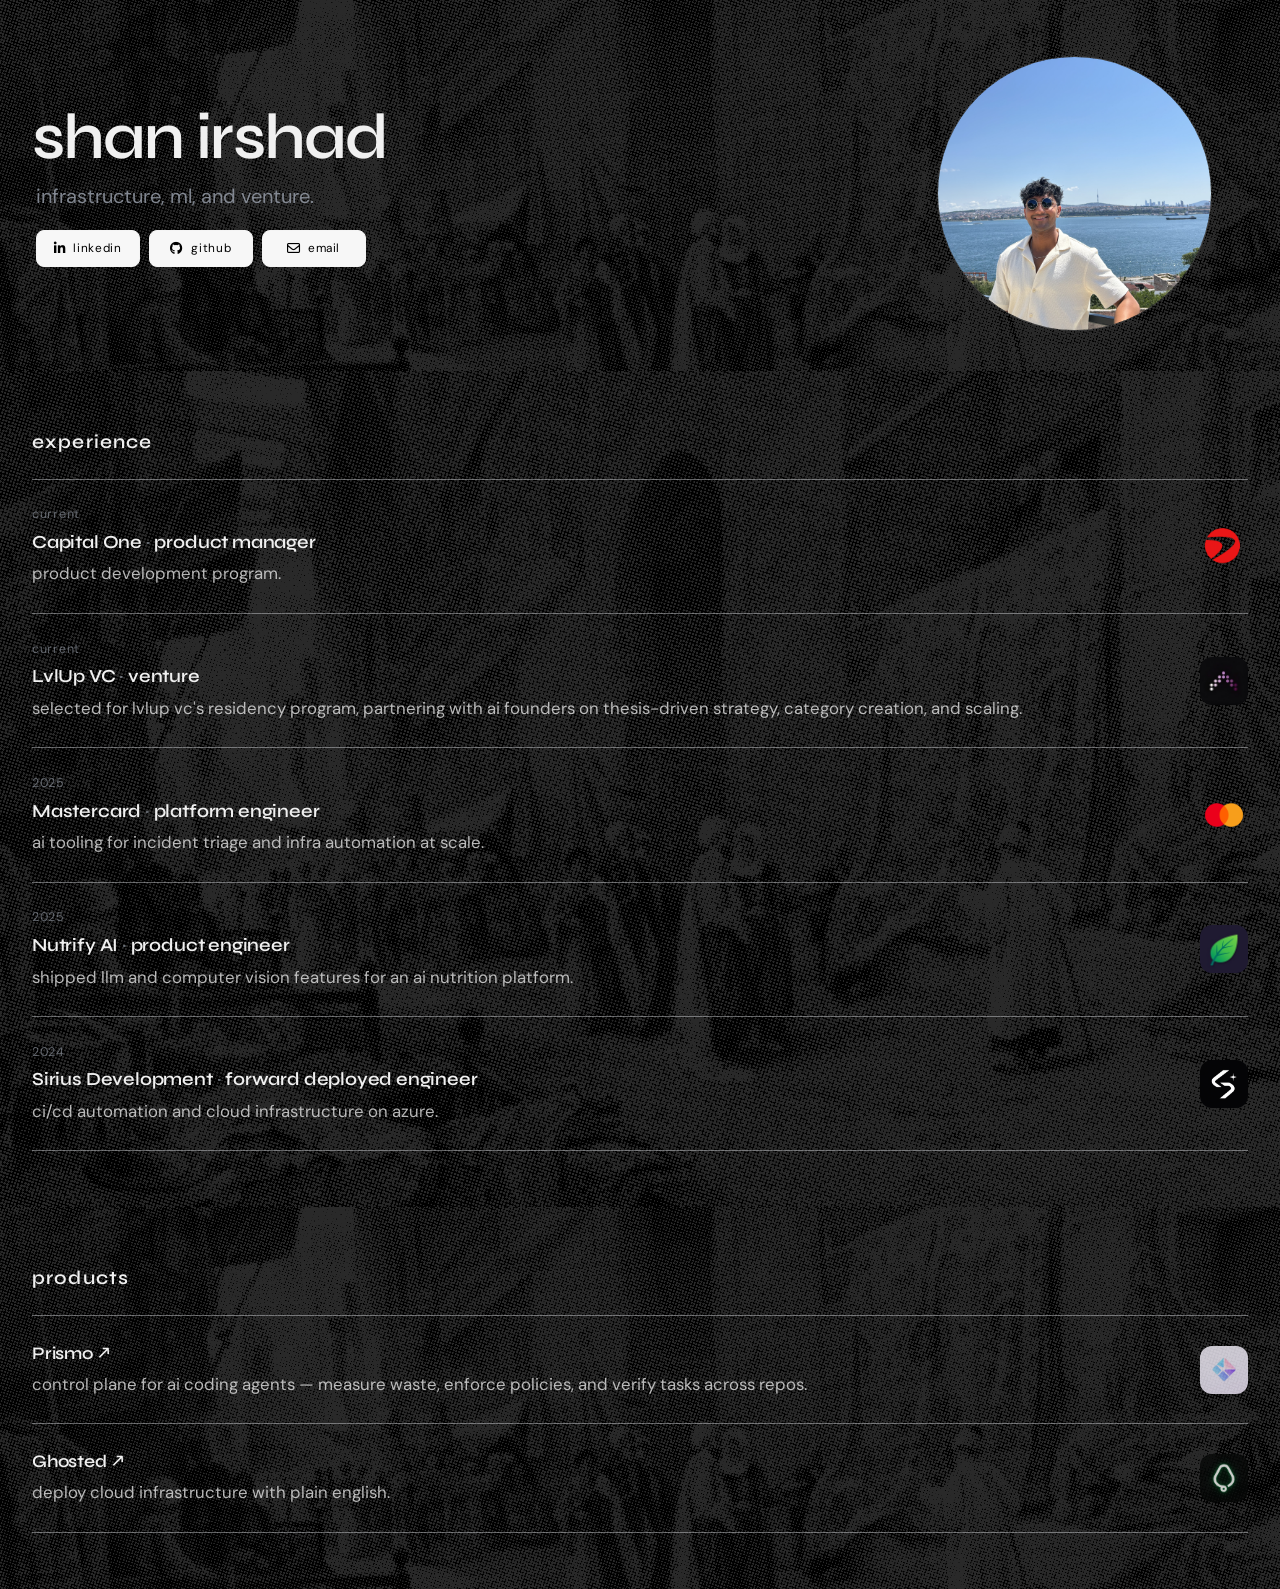
<file: index.html>
<!doctype html>
<html lang="en">
  <head>
    <meta charset="UTF-8" />
    <meta name="viewport" content="width=device-width, initial-scale=1.0" />
    <title>shan irshad</title>
    <meta name="description" content="shan irshad — infrastructure, ml, and venture. building at the intersection of ai and developer tools." />
    <meta name="google-site-verification" content="y2yLTYj5833Tj76Jby14k-SNkPUR5_yZ8ygx8s-uJD8" />
    <meta property="og:title" content="shan irshad" />
    <meta property="og:description" content="infrastructure, ml, and venture. building at the intersection of ai and developer tools." />
    <meta property="og:image" content="https://shanirshad.com/images/og-image.png" />
    <meta property="og:url" content="https://shanirshad.com" />
    <meta property="og:type" content="website" />
    <meta name="twitter:card" content="summary_large_image" />
    <meta name="twitter:image" content="https://shanirshad.com/images/og-image.png" />

    <!-- Force scroll to top before anything loads -->
    <script>
      if (window.location.hash) {
        history.replaceState(null, '', window.location.pathname);
      }
      window.scrollTo(0, 0);
    </script>

    <!-- Preload profile image -->
    <link rel="preload" href="/images/profile-pic.jpg" as="image" />

    <!-- Canonical favicon configuration -->
    <link rel="icon" href="/favicon.ico?v=2" sizes="any" />
    <link rel="icon" type="image/png" sizes="64x64" href="/favicon.png?v=2" />
    <link rel="apple-touch-icon" href="/favicon.png?v=2" />
    <link rel="manifest" href="/site.webmanifest?v=2" />

    <!-- Theme color -->
    <meta name="theme-color" content="#000000" media="(prefers-color-scheme: light)" />
    <meta name="theme-color" content="#000000" media="(prefers-color-scheme: dark)" />

    <!-- Google Fonts -->
    <link rel="preconnect" href="https://fonts.googleapis.com" />
    <link rel="preconnect" href="https://fonts.gstatic.com" crossorigin />
    <link href="https://fonts.googleapis.com/css2?family=DM+Sans:opsz,wght@9..40,300;9..40,400;9..40,500;9..40,600;9..40,700&family=Syne:wght@400;500;600;700;800&display=swap" rel="stylesheet" />

    <!-- Font Awesome -->
    <link rel="stylesheet" href="https://cdnjs.cloudflare.com/ajax/libs/font-awesome/6.4.0/css/all.min.css" integrity="sha512-iecdLmaskl7CVkqkXNQ/ZH/XLlvWZOJyj7Yy7tcenmpD1ypASozpmT/E0iPtmFIB46ZmdtAc9eNBvH0H/ZpiBw==" crossorigin="anonymous" referrerpolicy="no-referrer" />

    <script type="module" crossorigin src="/assets/index-CUI9nvLM.js"></script>
    <link rel="stylesheet" crossorigin href="/assets/index-CLjgP227.css">
  </head>
  <body>
    <div id="root"></div>
  </body>
</html>
</file>
<file: assets/index-CLjgP227.css>
:root{color-scheme:dark;--bg: #000000;--text: #f0f0f0;--muted: #9ca3af;--line: rgba(229, 231, 235, .42);--btn-bg: #f7f7f7;--btn-border: #f4f4f4;--btn-text: #000000;--btn-hover-bg: #ffffff;--font-body: "DM Sans", sans-serif;--font-display: "Syne", sans-serif}*,*:before,*:after{box-sizing:border-box;margin:0;padding:0}html{scroll-behavior:auto;overflow-x:hidden;font-size:100%}html.smooth-scroll{scroll-behavior:smooth}body{min-width:320px;min-height:100vh;overflow-x:hidden;background:var(--bg);color:var(--text);font-family:var(--font-body);line-height:1.6;text-rendering:optimizeLegibility;-webkit-font-smoothing:antialiased;-moz-osx-font-smoothing:grayscale}img{max-width:100%}a{color:inherit}.container{width:100%;max-width:1400px;margin:0 auto;padding:0 2rem;position:relative;z-index:1}.modern-section{position:relative;overflow:hidden;scroll-margin-top:8.6rem}.modern-section:before{content:"";position:absolute;inset:0;z-index:0;pointer-events:none;background-image:url(/images/bg-halftone.jpeg);background-position:center;background-size:cover;filter:grayscale(100%) contrast(1.25) brightness(1.35);opacity:.16}.about-section{padding:3rem 0 2.5rem;background:var(--bg)}.content-section{padding:3.5rem 0;background:var(--bg)}.about-hero-grid{display:grid;grid-template-columns:1fr auto;align-items:start;gap:5rem}.about-hero-left{display:flex;flex-direction:column;align-items:flex-start;padding-top:56px}.about-hero-name{width:100%;margin-bottom:.6rem;color:var(--text);font-family:var(--font-display);font-size:clamp(3.2rem,5vw,5.5rem);font-weight:600;letter-spacing:-.03em;line-height:1.05}.about-hero-tagline{width:100%;margin:0 0 1.2rem 4px;color:var(--muted);font-size:1.25rem;line-height:1.5;opacity:.8}.about-social-links{display:flex;flex-wrap:wrap;gap:.55rem;margin-left:4px}.about-social-link{display:inline-flex;width:104px;align-items:center;justify-content:center;gap:.45rem;padding:.5rem 0;border:1px solid var(--btn-border);border-radius:8px;background:var(--btn-bg);color:var(--btn-text);font-size:.74rem;letter-spacing:.055em;text-decoration:none;transition:background-color .2s ease,border-color .2s ease,transform .2s ease}.about-social-link i{font-size:.82rem}.about-social-link:hover{background:var(--btn-hover-bg);border-color:var(--btn-hover-bg);transform:translateY(-2px)}.about-social-link:focus-visible,.cert-title-link:focus-visible{outline:2px solid rgba(240,240,240,.9);outline-offset:3px}.about-hero-right{display:flex;flex-shrink:0;align-items:flex-start;justify-content:flex-end;margin-right:36px;padding-top:.5rem}.about-hero-photo{display:block;width:275px;height:275px;flex-shrink:0;border:1px solid rgba(255,255,255,.12);border-radius:50%;object-fit:cover;object-position:center 65%;transition:transform .4s ease,border-color .4s ease,box-shadow .4s ease}.about-hero-photo:hover{border-color:#ffffff40;box-shadow:0 0 0 4px #ffffff12,0 20px 40px #0006;transform:scale(1.04)}.section-label{margin-bottom:1.3rem;color:var(--text);font-family:var(--font-display);font-size:1.2rem;font-weight:600;letter-spacing:.06em}.exp-list{max-width:100%}.exp-row{display:flex;flex-direction:column}.about-divider{width:100%;height:1px;background:var(--line)}.exp-row-inner{display:flex;align-items:center;gap:2rem;padding:1.6rem 0}.exp-body{display:flex;min-width:0;flex:1;flex-direction:column;gap:.3rem}.exp-date{color:var(--muted);font-size:.78rem;letter-spacing:.06em;opacity:.6}.exp-combined-title,.cert-title-link{color:var(--text);font-family:var(--font-display);font-size:1.15rem;font-weight:600;letter-spacing:-.01em;line-height:1.4}.cert-title-link{font-size:1.1rem;text-decoration:none;transition:opacity .2s ease}.cert-title-link:hover{opacity:.75}.exp-dot{color:var(--muted);opacity:.6}.exp-description{margin:0;color:var(--text);font-size:1.05rem;line-height:1.6;opacity:.75}.exp-logo-right,.project-logo-right{width:48px;height:48px;flex-shrink:0;border-radius:12px}.exp-logo-right{object-fit:cover}.project-logo-right{margin-left:auto;object-fit:contain;opacity:.8}@media(max-width:992px){.about-section{padding:7.1rem 0 3.4rem}.about-hero-grid{gap:3rem}}@media(max-width:768px){.container{padding:0 4.5%}.about-section{padding:7.05rem 0 3.1rem}.content-section{padding:6.75rem 0}.modern-section{scroll-margin-top:8.7rem}.about-hero-grid{grid-template-columns:1fr;align-items:center;gap:1.25rem}.about-hero-right{order:-1;justify-content:center;margin-right:0;padding-top:0}.about-hero-photo{width:150px;height:150px}.about-hero-left{align-items:center;padding-top:0;text-align:center}.about-hero-name{font-size:clamp(2.8rem,11vw,3.6rem);text-align:center}.about-hero-tagline{margin-left:0;text-align:center}.about-social-links{justify-content:center;margin-left:0}.exp-row-inner{gap:.75rem}.exp-combined-title,.cert-title-link{font-size:.9rem;overflow-wrap:break-word;white-space:normal}.exp-description{font-size:.92rem;overflow-wrap:break-word;white-space:normal}.exp-logo-right,.project-logo-right{width:38px;height:38px;border-radius:9px}}@media(max-width:480px){.about-section{padding:6.7rem 0 2.8rem}.content-section{padding:6.5rem 0}.section-label{margin-bottom:1rem}.modern-section{scroll-margin-top:8.2rem}}@media(prefers-reduced-motion:reduce){html,html.smooth-scroll{scroll-behavior:auto}*,*:before,*:after{animation-duration:.01ms!important;animation-iteration-count:1!important;transition-duration:.01ms!important}}
</file>
